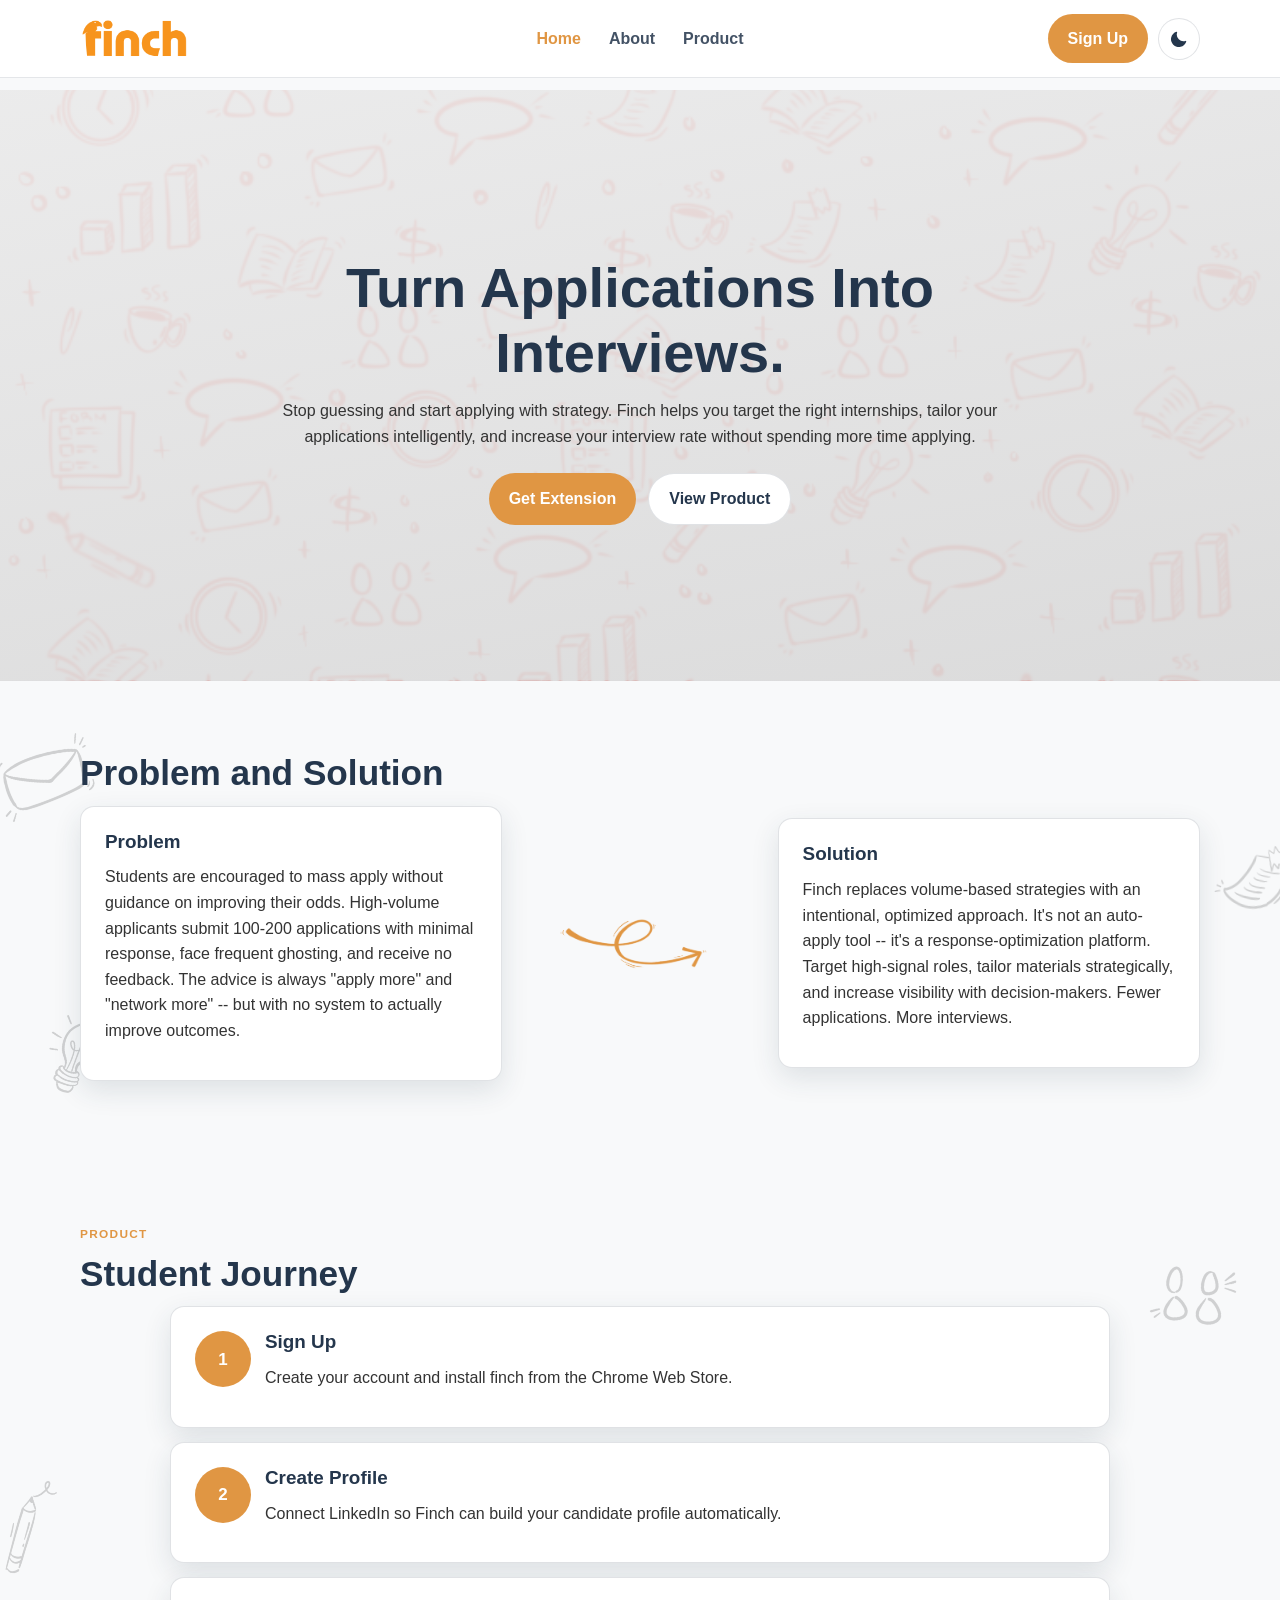
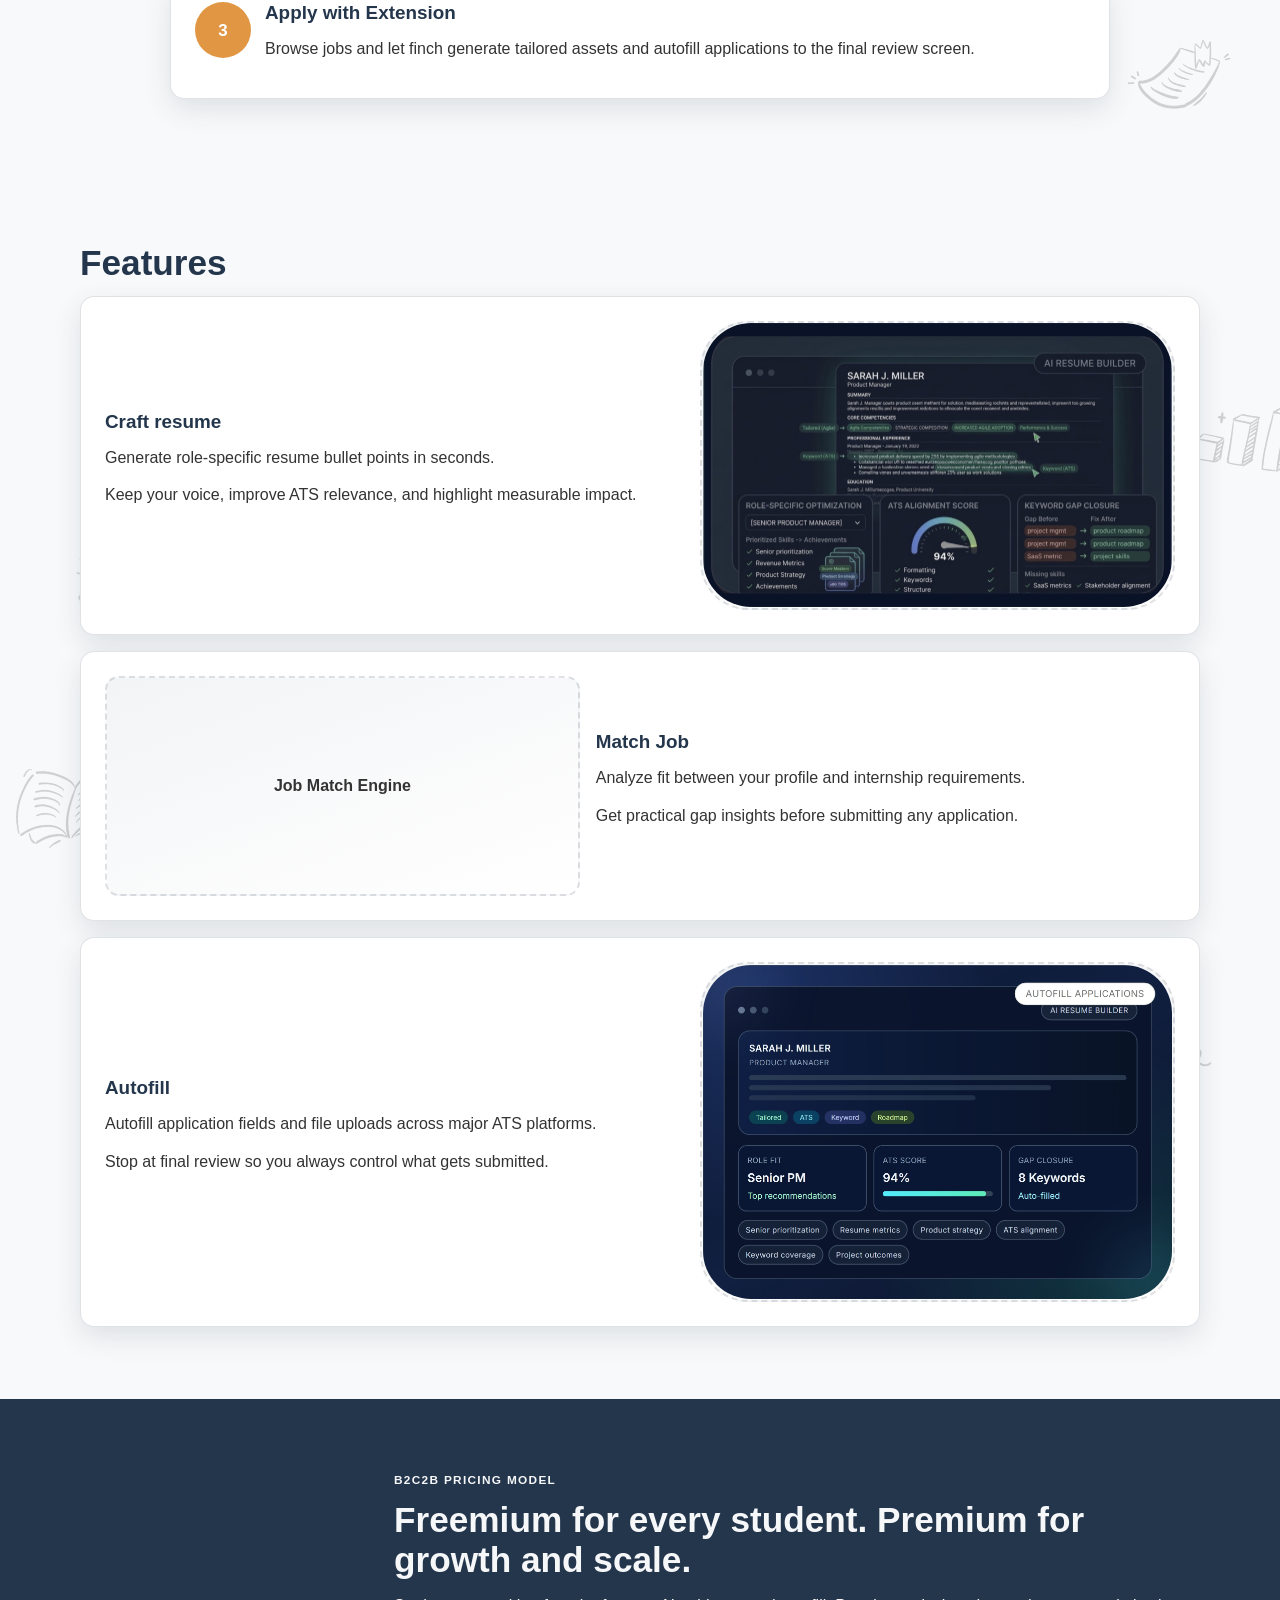
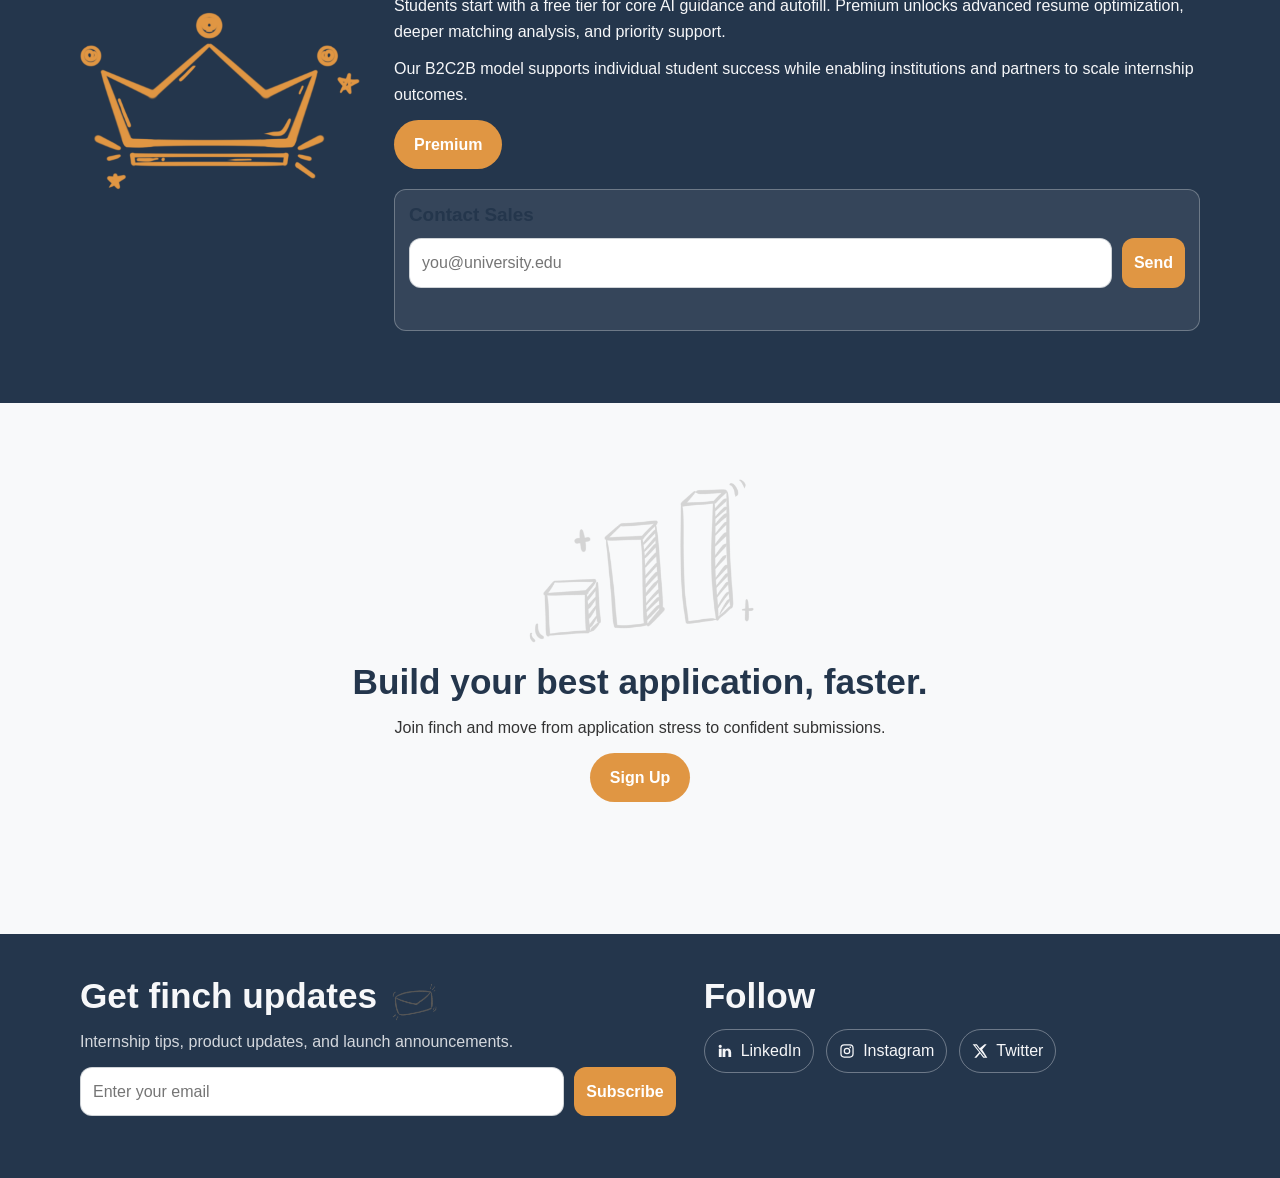
<file: index.html>
<!DOCTYPE html>
<html lang="en">
  <head>
    <meta charset="UTF-8" />
    <meta name="viewport" content="width=device-width, initial-scale=1.0" />
    <title>finch | AI-Powered Internship Application Assistant</title>
    <meta
      name="description"
      content="finch is an AI-powered Chrome extension for students that tailors resumes, generates cover letters, and autofills internship applications across Greenhouse, Lever, and Workday."
    />
    <meta name="theme-color" content="#24364C" />
    <meta property="og:title" content="finch | AI Internship Application Assistant" />
    <meta
      property="og:description"
      content="Apply faster with AI-powered resume tailoring and form autofill built for students."
    />
    <meta property="og:type" content="website" />
    <meta property="og:url" content="index.html" />
    <script>
      (function () {
        try {
          var savedTheme = localStorage.getItem("finch_theme");
          var prefersDark = window.matchMedia && window.matchMedia("(prefers-color-scheme: dark)").matches;
          if ((savedTheme || (prefersDark ? "dark" : "light")) === "dark") {
            document.documentElement.setAttribute("data-theme", "dark");
          }
        } catch (error) {
          // Ignore storage access issues and keep default light theme.
        }
      })();
    </script>
    <link rel="stylesheet" href="styles.css" />
  </head>
  <body>
    <a class="skip-link" href="#main-content">Skip to main content</a>

    <!-- Global fixed header shared across pages -->
    <header class="site-header">
      <div class="header-inner">
        <a class="brand" href="index.html" aria-label="finch home">
          <img class="brand-mark" src="Logo/2 Orange Logo.png" alt="" aria-hidden="true" />
        </a>

        <button class="nav-toggle" data-nav-toggle aria-expanded="false" aria-controls="main-nav">
          Menu
        </button>

        <nav class="site-nav" data-nav id="main-nav" aria-label="Primary">
          <ul>
            <li><a href="index.html" aria-current="page">Home</a></li>
            <li><a href="about.html">About</a></li>
            <li><a href="product.html">Product</a></li>
          </ul>
        </nav>

        <div class="header-cta">
          <a class="btn btn-primary" href="https://chromewebstore.google.com" target="_blank" rel="noopener noreferrer"
            >Sign Up</a
          >
          <button class="theme-toggle" data-theme-toggle type="button" aria-label="Switch to dark mode" title="Toggle theme">
            <span class="theme-toggle-icon" data-theme-icon aria-hidden="true"></span>
          </button>
        </div>
      </div>
    </header>

    <main id="main-content" class="page-main">
      <!-- Hero section based on sketch centerline layout -->
      <section class="hero section">
        <div class="container hero-content">
          <h1>Turn Applications Into Interviews.</h1>
          <p>
            Stop guessing and start applying with strategy. Finch helps you target the right
            internships, tailor your applications intelligently, and increase your interview rate
            without spending more time applying.
          </p>
          <div class="hero-actions">
            <a class="btn btn-primary" href="https://chromewebstore.google.com" target="_blank" rel="noopener noreferrer"
              >Get Extension</a
            >
            <a class="btn btn-secondary" href="product.html">View Product</a>
          </div>
        </div>
      </section>

      <section class="section section-doodles" aria-labelledby="problem-solution-heading">
        <img class="doodle doodle-mail-1" src="doodle/mail.png" alt="" aria-hidden="true" />
        <img class="doodle doodle-note-1" src="doodle/note.png" alt="" aria-hidden="true" />
        <img class="doodle doodle-bulb-1" src="doodle/bulb.png" alt="" aria-hidden="true" />
        <div class="container">
          <h2 id="problem-solution-heading">Problem and Solution</h2>
          <div class="interlock-grid">
            <article class="panel">
              <h3>Problem</h3>
              <p>
                Students are encouraged to mass apply without guidance on improving their odds.
                High-volume applicants submit 100-200 applications with minimal response, face
                frequent ghosting, and receive no feedback. The advice is always "apply more" and
                "network more" -- but with no system to actually improve outcomes.
              </p>
            </article>

            <img class="interlock-arrow" src="doodle/arrow.png" alt="Arrow showing movement from problem to solution" />

            <article class="panel">
              <h3>Solution</h3>
              <p>
                Finch replaces volume-based strategies with an intentional, optimized approach.
                It's not an auto-apply tool -- it's a response-optimization platform. Target
                high-signal roles, tailor materials strategically, and increase visibility with
                decision-makers. Fewer applications. More interviews.
              </p>
            </article>
          </div>
        </div>
      </section>

      <section class="section section-steps-with-tea section-doodles" aria-labelledby="product-steps-heading">
        <img class="doodle doodle-people-1" src="doodle/people.png" alt="" aria-hidden="true" />
        <img class="doodle doodle-pencil-1" src="doodle/pencil.png" alt="" aria-hidden="true" />
        <img class="doodle doodle-note-2" src="doodle/note.png" alt="" aria-hidden="true" />
        <div class="container">
          <p class="eyebrow">Product</p>
          <h2 id="product-steps-heading">Student Journey</h2>
          <div class="steps" role="list">
            <article class="panel step-item" role="listitem">
              <div class="step-number" aria-hidden="true">1</div>
              <div>
                <h3>Sign Up</h3>
                <p>Create your account and install finch from the Chrome Web Store.</p>
              </div>
            </article>

            <article class="panel step-item" role="listitem">
              <div class="step-number" aria-hidden="true">2</div>
              <div>
                <h3>Create Profile</h3>
                <p>Connect LinkedIn so Finch can build your candidate profile automatically.</p>
              </div>
            </article>

            <article class="panel step-item" role="listitem">
              <div class="step-number" aria-hidden="true">3</div>
              <div>
                <h3>Apply with Extension</h3>
                <p>
                  Browse jobs and let finch generate tailored assets and autofill applications to
                  the final review screen.
                </p>
              </div>
            </article>
          </div>
        </div>
      </section>

      <section class="section section-features-doodle section-doodles" aria-labelledby="feature-heading">
        <img class="doodle doodle-chart-1" src="doodle/chart.png" alt="" aria-hidden="true" />
        <img class="doodle doodle-book-1" src="doodle/book.png" alt="" aria-hidden="true" />
        <img class="doodle doodle-pencil-2" src="doodle/pencil.png" alt="" aria-hidden="true" />
        <img class="doodle doodle-bulb-2" src="doodle/bulb.png" alt="" aria-hidden="true" />
        <div class="container">
          <h2 id="feature-heading">Features</h2>
          <div class="feature-stack">
            <article class="panel feature-block">
              <div class="feature-copy">
                <h3>Craft resume</h3>
                <p>Generate role-specific resume bullet points in seconds.</p>
                <p>Keep your voice, improve ATS relevance, and highlight measurable impact.</p>
              </div>
              <div class="feature-visual feature-visual-image">
                <img src="Feature/ResumeBuilder.jpeg" alt="Resume builder preview" />
              </div>
            </article>

            <article class="panel feature-block">
              <div class="feature-copy">
                <h3>Match Job</h3>
                <p>Analyze fit between your profile and internship requirements.</p>
                <p>Get practical gap insights before submitting any application.</p>
              </div>
              <div class="feature-visual" role="img" aria-label="Job matching visualization placeholder">
                Job Match Engine
              </div>
            </article>

            <article class="panel feature-block">
              <div class="feature-copy">
                <h3>Autofill</h3>
                <p>Autofill application fields and file uploads across major ATS platforms.</p>
                <p>Stop at final review so you always control what gets submitted.</p>
              </div>
              <div class="feature-visual feature-visual-image feature-visual-autofill">
                <img src="Feature/autofill.jpeg" alt="Autofill feature preview" />
              </div>
            </article>
          </div>
        </div>
      </section>

      <section class="section premium" aria-labelledby="pricing-heading">
        <div class="container premium-grid">
          <img class="premium-orb" src="doodle/premium_crown.png" alt="Premium crown illustration" />

          <div>
            <p class="eyebrow premium-label">B2C2B Pricing Model</p>
            <h2 id="pricing-heading">Freemium for every student. Premium for growth and scale.</h2>
            <p>
              Students start with a free tier for core AI guidance and autofill. Premium unlocks
              advanced resume optimization, deeper matching analysis, and priority support.
            </p>
            <p>
              Our B2C2B model supports individual student success while enabling institutions and
              partners to scale internship outcomes.
            </p>
            <a class="btn btn-primary" href="https://chromewebstore.google.com" target="_blank" rel="noopener noreferrer"
              >Premium</a
            >

            <!-- Contact sales form simulated via localStorage -->
            <div class="form-card" aria-label="Contact sales">
              <h3>Contact Sales</h3>
              <form class="inline-form" data-storage-form="contact-sales" novalidate>
                <label class="visually-hidden" for="sales-email">Email address</label>
                <input
                  id="sales-email"
                  name="email"
                  type="email"
                  required
                  placeholder="you@university.edu"
                  aria-label="Email address"
                />
                <button type="submit">Send</button>
              </form>
              <div class="status-message" data-form-status aria-live="polite"></div>
            </div>
          </div>
        </div>
      </section>

      <section class="section final-cta" aria-labelledby="final-cta-heading">
        <div class="container">
          <img class="cta-orb" src="doodle/chart.png" alt="" aria-hidden="true" />
          <h2 id="final-cta-heading">Build your best application, faster.</h2>
          <p>Join finch and move from application stress to confident submissions.</p>
          <a class="btn btn-primary" href="https://chromewebstore.google.com" target="_blank" rel="noopener noreferrer"
            >Sign Up</a
          >
        </div>
      </section>
    </main>

    <!-- Global footer with newsletter form + social links -->
    <footer class="site-footer">
      <div class="footer-grid">
        <section>
          <div class="footer-heading-with-doodle">
            <h2>Get finch updates</h2>
            <img class="footer-mail-doodle" src="doodle/mail.png" alt="" aria-hidden="true" />
          </div>
          <p class="muted">Internship tips, product updates, and launch announcements.</p>
          <form class="newsletter-form" data-storage-form="newsletter" novalidate>
            <label class="visually-hidden" for="newsletter-email-home">Email address</label>
            <input
              id="newsletter-email-home"
              name="email"
              type="email"
              required
              placeholder="Enter your email"
              aria-label="Email address"
            />
            <button type="submit">Subscribe</button>
          </form>
          <div class="footer-status" data-form-status aria-live="polite"></div>
        </section>

        <section>
          <h2>Follow</h2>
          <div class="social-links" aria-label="Social media links">
            <a href="#" aria-label="LinkedIn">
              <svg viewBox="0 0 24 24" aria-hidden="true">
                <path
                  fill="currentColor"
                  d="M6.94 8.5V21H2.76V8.5h4.18zM4.84 2.5A2.42 2.42 0 1 1 4.8 7.35 2.42 2.42 0 0 1 4.84 2.5zm16.4 10.57V21h-4.17v-6.86c0-1.72-.62-2.9-2.16-2.9-1.17 0-1.87.79-2.18 1.55-.11.27-.14.65-.14 1.02V21H8.42s.06-11.3 0-12.5h4.17v1.77c.55-.85 1.53-2.06 3.73-2.06 2.72 0 4.76 1.78 4.76 5.6z"
                />
              </svg>
              LinkedIn
            </a>
            <a href="#" aria-label="Instagram">
              <svg viewBox="0 0 24 24" aria-hidden="true">
                <path
                  fill="currentColor"
                  d="M7.75 2h8.5A5.75 5.75 0 0 1 22 7.75v8.5A5.75 5.75 0 0 1 16.25 22h-8.5A5.75 5.75 0 0 1 2 16.25v-8.5A5.75 5.75 0 0 1 7.75 2zm0 1.9A3.86 3.86 0 0 0 3.9 7.75v8.5a3.86 3.86 0 0 0 3.85 3.85h8.5a3.86 3.86 0 0 0 3.85-3.85v-8.5a3.86 3.86 0 0 0-3.85-3.85h-8.5zm9.1 1.45a1.2 1.2 0 1 1 0 2.4 1.2 1.2 0 0 1 0-2.4zM12 7a5 5 0 1 1 0 10 5 5 0 0 1 0-10zm0 1.9A3.1 3.1 0 1 0 12 15.1 3.1 3.1 0 0 0 12 8.9z"
                />
              </svg>
              Instagram
            </a>
            <a href="#" aria-label="Twitter">
              <svg viewBox="0 0 24 24" aria-hidden="true">
                <path
                  fill="currentColor"
                  d="M18.9 2H22l-6.77 7.74L23 22h-6.1l-4.78-6.25L6.65 22H3.5l7.23-8.26L1 2h6.26l4.33 5.72L18.9 2zm-1.07 18.15h1.69L6.35 3.76H4.55L17.83 20.15z"
                />
              </svg>
              Twitter
            </a>
          </div>
        </section>
      </div>
    </footer>

    <script src="script.js" defer></script>
  </body>
</html>
</file>
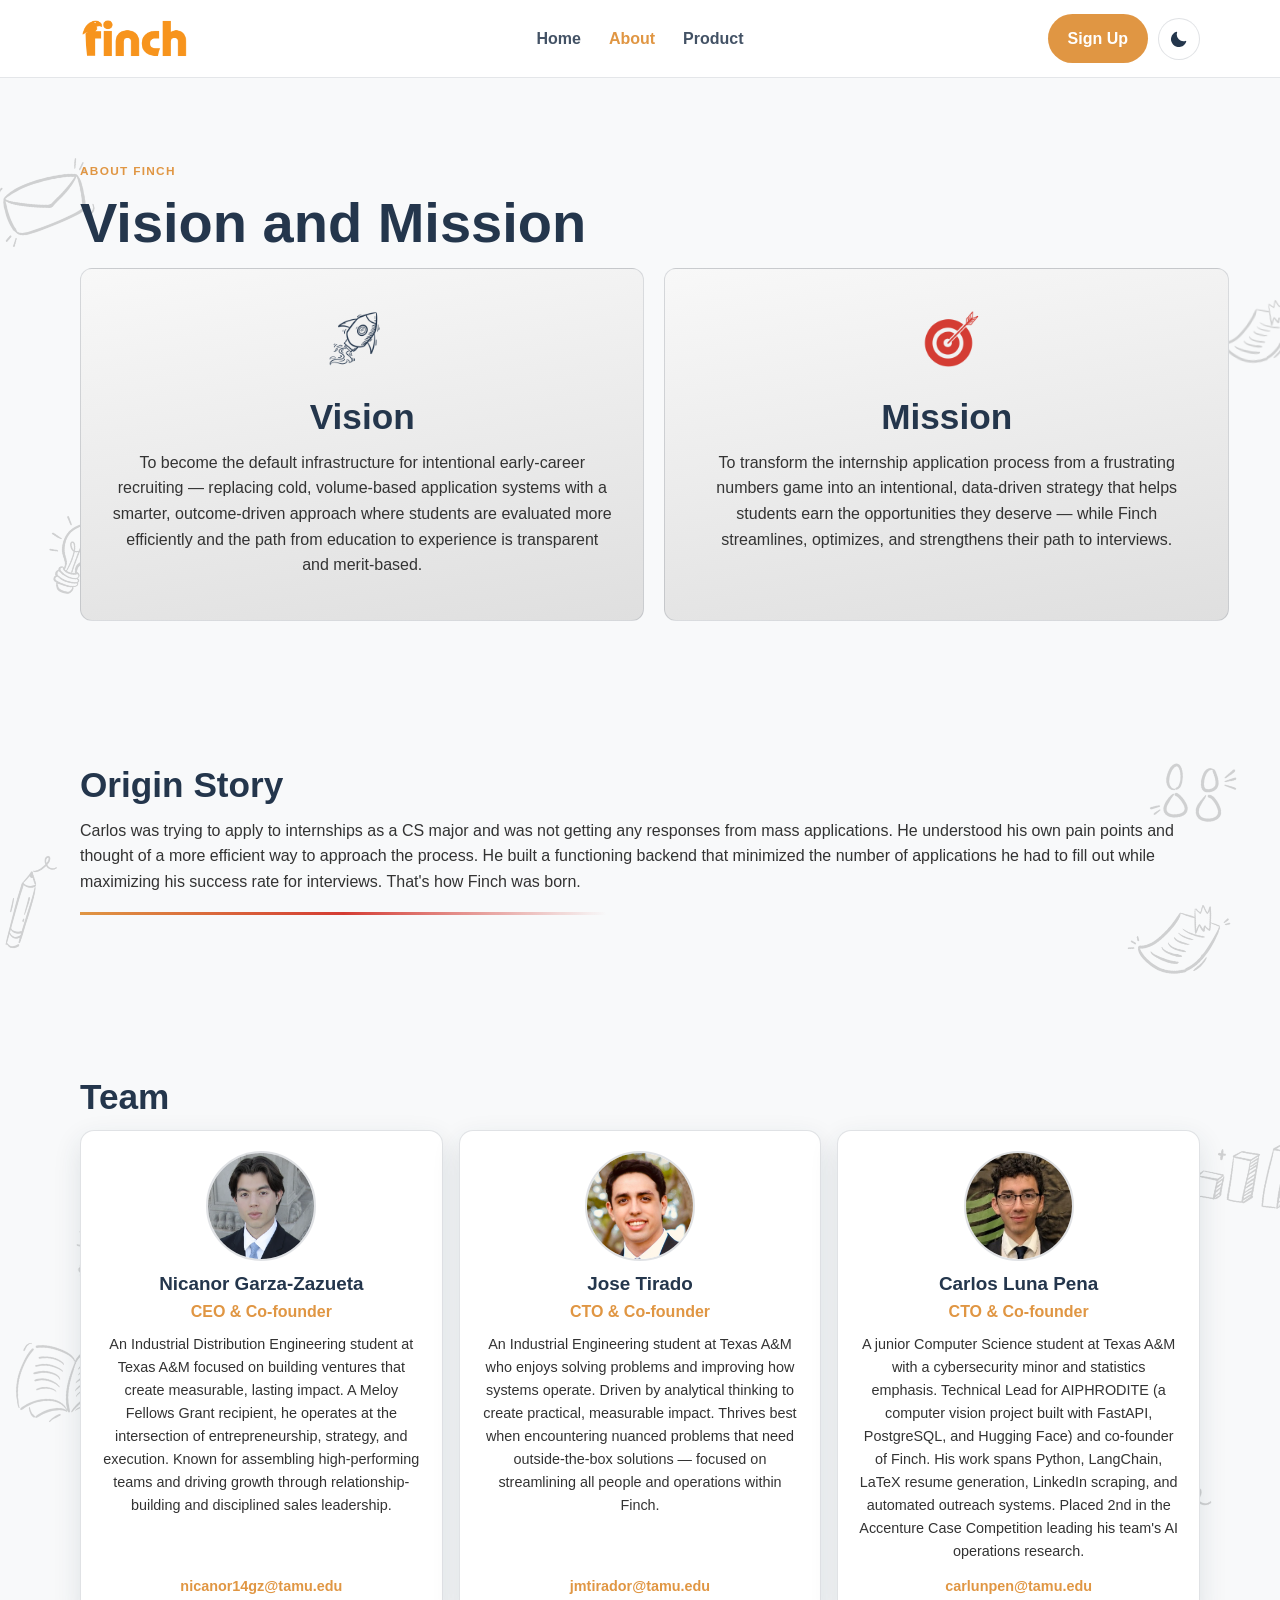
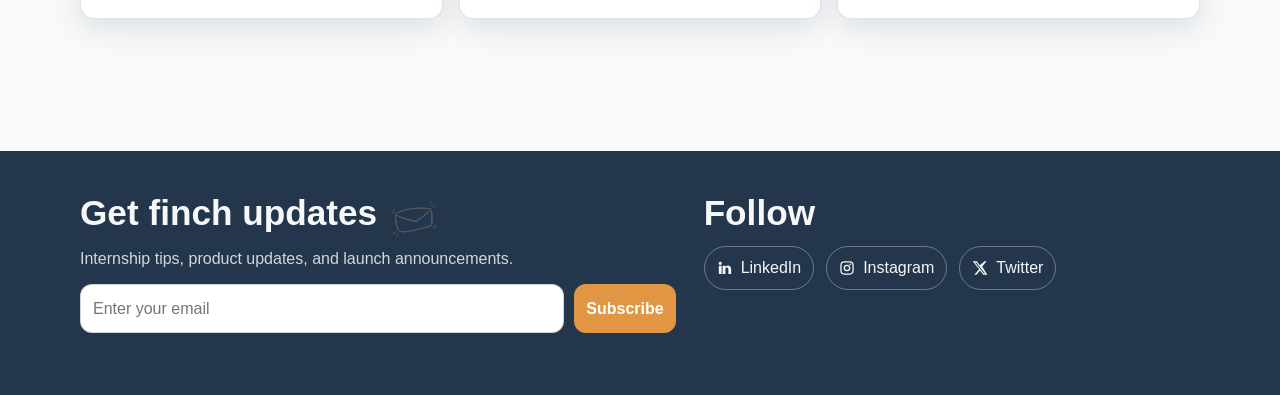
<file: about.html>
<!DOCTYPE html>
<html lang="en">
  <head>
    <meta charset="UTF-8" />
    <meta name="viewport" content="width=device-width, initial-scale=1.0" />
    <title>About | finch</title>
    <meta
      name="description"
      content="Learn the mission, vision, and team behind finch, the AI-powered Chrome extension helping students streamline internship applications."
    />
    <meta name="theme-color" content="#24364C" />
    <meta property="og:title" content="About | finch" />
    <meta
      property="og:description"
      content="Meet the team and mission behind Finch's student-focused B2C2B internship technology."
    />
    <meta property="og:type" content="website" />
    <meta property="og:url" content="about.html" />
    <script>
      (function () {
        try {
          var savedTheme = localStorage.getItem("finch_theme");
          var prefersDark = window.matchMedia && window.matchMedia("(prefers-color-scheme: dark)").matches;
          if ((savedTheme || (prefersDark ? "dark" : "light")) === "dark") {
            document.documentElement.setAttribute("data-theme", "dark");
          }
        } catch (error) {
          // Ignore storage access issues and keep default light theme.
        }
      })();
    </script>
    <link rel="stylesheet" href="styles.css" />
  </head>
  <body>
    <a class="skip-link" href="#main-content">Skip to main content</a>

    <!-- Global fixed header -->
    <header class="site-header">
      <div class="header-inner">
        <a class="brand" href="index.html" aria-label="finch home">
          <img class="brand-mark" src="Logo/2 Orange Logo.png" alt="" aria-hidden="true" />
        </a>

        <button class="nav-toggle" data-nav-toggle aria-expanded="false" aria-controls="main-nav">
          Menu
        </button>

        <nav class="site-nav" data-nav id="main-nav" aria-label="Primary">
          <ul>
            <li><a href="index.html">Home</a></li>
            <li><a href="about.html" aria-current="page">About</a></li>
            <li><a href="product.html">Product</a></li>
          </ul>
        </nav>

        <div class="header-cta">
          <a class="btn btn-primary" href="https://chromewebstore.google.com" target="_blank" rel="noopener noreferrer"
            >Sign Up</a
          >
          <button class="theme-toggle" data-theme-toggle type="button" aria-label="Switch to dark mode" title="Toggle theme">
            <span class="theme-toggle-icon" data-theme-icon aria-hidden="true"></span>
          </button>
        </div>
      </div>
    </header>

    <main id="main-content" class="page-main">
      <section class="section section-doodles" aria-labelledby="mission-vision-heading">
        <img class="doodle doodle-mail-1" src="doodle/mail.png" alt="" aria-hidden="true" />
        <img class="doodle doodle-note-1" src="doodle/note.png" alt="" aria-hidden="true" />
        <img class="doodle doodle-bulb-1" src="doodle/bulb.png" alt="" aria-hidden="true" />
        <div class="container">
          <p class="eyebrow">About finch</p>
          <h1 id="mission-vision-heading">Vision and Mission</h1>

          <!-- Vision and Mission square cards with icon placeholders -->
          <div class="dual-circles">
            <article class="value-circle" aria-labelledby="vision-title">
              <img src="doodle/Vision_lightheme.png" alt="" aria-hidden="true" />
              <div>
                <h2 id="vision-title">Vision</h2>
                <p>
                  To become the default infrastructure for intentional early-career recruiting — replacing cold, volume-based application systems with a smarter, outcome-driven approach where students are evaluated more efficiently and the path from education to experience is transparent and merit-based.
                </p>
              </div>
            </article>

            <article class="value-circle" aria-labelledby="mission-title">
              <img src="doodle/Mission.png" alt="" aria-hidden="true" />
              <div>
                <h2 id="mission-title">Mission</h2>
                <p>
                  To transform the internship application process from a frustrating numbers game into an intentional, data-driven strategy that helps students earn the opportunities they deserve — while Finch streamlines, optimizes, and strengthens their path to interviews.
                </p>
              </div>
            </article>
          </div>
        </div>
      </section>

      <section class="section section-doodles" aria-labelledby="story-heading">
        <img class="doodle doodle-people-1" src="doodle/people.png" alt="" aria-hidden="true" />
        <img class="doodle doodle-pencil-1" src="doodle/pencil.png" alt="" aria-hidden="true" />
        <img class="doodle doodle-note-2" src="doodle/note.png" alt="" aria-hidden="true" />
        <div class="container">
          <h2 id="story-heading">Origin Story</h2>
          <p>
            Carlos was trying to apply to internships as a CS major and was not getting any
            responses from mass applications. He understood his own pain points and thought of a
            more efficient way to approach the process. He built a functioning backend that
            minimized the number of applications he had to fill out while maximizing his success
            rate for interviews. That's how Finch was born.
          </p>
          <hr class="story-line" />
        </div>
      </section>

      <section class="section section-doodles" aria-labelledby="team-heading">
        <img class="doodle doodle-chart-1" src="doodle/chart.png" alt="" aria-hidden="true" />
        <img class="doodle doodle-book-1" src="doodle/book.png" alt="" aria-hidden="true" />
        <img class="doodle doodle-pencil-2" src="doodle/pencil.png" alt="" aria-hidden="true" />
        <img class="doodle doodle-bulb-2" src="doodle/bulb.png" alt="" aria-hidden="true" />
        <div class="container">
          <h2 id="team-heading">Team</h2>
          <div class="team-grid">
            <article class="team-card">
              <img class="avatar" src="Founder/Nicanor-Garza-Zazueta-headshot.png" alt="Nicanor Garza-Zazueta" />
              <h3>Nicanor Garza-Zazueta</h3>
              <p class="team-title">CEO & Co-founder</p>
              <p class="team-bio">
                An Industrial Distribution Engineering student at Texas A&M focused on building ventures that create measurable, lasting impact. A Meloy Fellows Grant recipient, he operates at the intersection of entrepreneurship, strategy, and execution. Known for assembling high-performing teams and driving growth through relationship-building and disciplined sales leadership.
              </p>
              <a href="mailto:nicanor14gz@tamu.edu" class="team-email">nicanor14gz@tamu.edu</a>
            </article>

            <article class="team-card">
              <img class="avatar" src="Founder/Jose-Tirado-Headshot.jpeg" alt="Jose Tirado" />
              <h3>Jose Tirado</h3>
              <p class="team-title">CTO & Co-founder</p>
              <p class="team-bio">
                An Industrial Engineering student at Texas A&M who enjoys solving problems and improving how systems operate. Driven by analytical thinking to create practical, measurable impact. Thrives best when encountering nuanced problems that need outside-the-box solutions — focused on streamlining all people and operations within Finch.
              </p>
              <a href="mailto:jmtirador@tamu.edu" class="team-email">jmtirador@tamu.edu</a>
            </article>

            <article class="team-card">
              <img class="avatar" src="Founder/Carlos-Luna-Headshot.jpeg" alt="Carlos Luna Pena" />
              <h3>Carlos Luna Pena</h3>
              <p class="team-title">CTO & Co-founder</p>
              <p class="team-bio">
                A junior Computer Science student at Texas A&M with a cybersecurity minor and statistics emphasis. Technical Lead for AIPHRODITE (a computer vision project built with FastAPI, PostgreSQL, and Hugging Face) and co-founder of Finch. His work spans Python, LangChain, LaTeX resume generation, LinkedIn scraping, and automated outreach systems. Placed 2nd in the Accenture Case Competition leading his team's AI operations research.
              </p>
              <a href="mailto:carlunpen@tamu.edu" class="team-email">carlunpen@tamu.edu</a>
            </article>
          </div>
        </div>
      </section>
    </main>

    <!-- Global footer with newsletter capture -->
    <footer class="site-footer">
      <div class="footer-grid">
        <section>
          <div class="footer-heading-with-doodle">
            <h2>Get finch updates</h2>
            <img class="footer-mail-doodle" src="doodle/mail.png" alt="" aria-hidden="true" />
          </div>
          <p class="muted">Internship tips, product updates, and launch announcements.</p>
          <form class="newsletter-form" data-storage-form="newsletter" novalidate>
            <label class="visually-hidden" for="newsletter-email-about">Email address</label>
            <input
              id="newsletter-email-about"
              name="email"
              type="email"
              required
              placeholder="Enter your email"
              aria-label="Email address"
            />
            <button type="submit">Subscribe</button>
          </form>
          <div class="footer-status" data-form-status aria-live="polite"></div>
        </section>

        <section>
          <h2>Follow</h2>
          <div class="social-links" aria-label="Social media links">
            <a href="#" aria-label="LinkedIn">
              <svg viewBox="0 0 24 24" aria-hidden="true">
                <path
                  fill="currentColor"
                  d="M6.94 8.5V21H2.76V8.5h4.18zM4.84 2.5A2.42 2.42 0 1 1 4.8 7.35 2.42 2.42 0 0 1 4.84 2.5zm16.4 10.57V21h-4.17v-6.86c0-1.72-.62-2.9-2.16-2.9-1.17 0-1.87.79-2.18 1.55-.11.27-.14.65-.14 1.02V21H8.42s.06-11.3 0-12.5h4.17v1.77c.55-.85 1.53-2.06 3.73-2.06 2.72 0 4.76 1.78 4.76 5.6z"
                />
              </svg>
              LinkedIn
            </a>
            <a href="#" aria-label="Instagram">
              <svg viewBox="0 0 24 24" aria-hidden="true">
                <path
                  fill="currentColor"
                  d="M7.75 2h8.5A5.75 5.75 0 0 1 22 7.75v8.5A5.75 5.75 0 0 1 16.25 22h-8.5A5.75 5.75 0 0 1 2 16.25v-8.5A5.75 5.75 0 0 1 7.75 2zm0 1.9A3.86 3.86 0 0 0 3.9 7.75v8.5a3.86 3.86 0 0 0 3.85 3.85h8.5a3.86 3.86 0 0 0 3.85-3.85v-8.5a3.86 3.86 0 0 0-3.85-3.85h-8.5zm9.1 1.45a1.2 1.2 0 1 1 0 2.4 1.2 1.2 0 0 1 0-2.4zM12 7a5 5 0 1 1 0 10 5 5 0 0 1 0-10zm0 1.9A3.1 3.1 0 1 0 12 15.1 3.1 3.1 0 0 0 12 8.9z"
                />
              </svg>
              Instagram
            </a>
            <a href="#" aria-label="Twitter">
              <svg viewBox="0 0 24 24" aria-hidden="true">
                <path
                  fill="currentColor"
                  d="M18.9 2H22l-6.77 7.74L23 22h-6.1l-4.78-6.25L6.65 22H3.5l7.23-8.26L1 2h6.26l4.33 5.72L18.9 2zm-1.07 18.15h1.69L6.35 3.76H4.55L17.83 20.15z"
                />
              </svg>
              Twitter
            </a>
          </div>
        </section>
      </div>
    </footer>

    <script src="script.js" defer></script>
  </body>
</html>
</file>
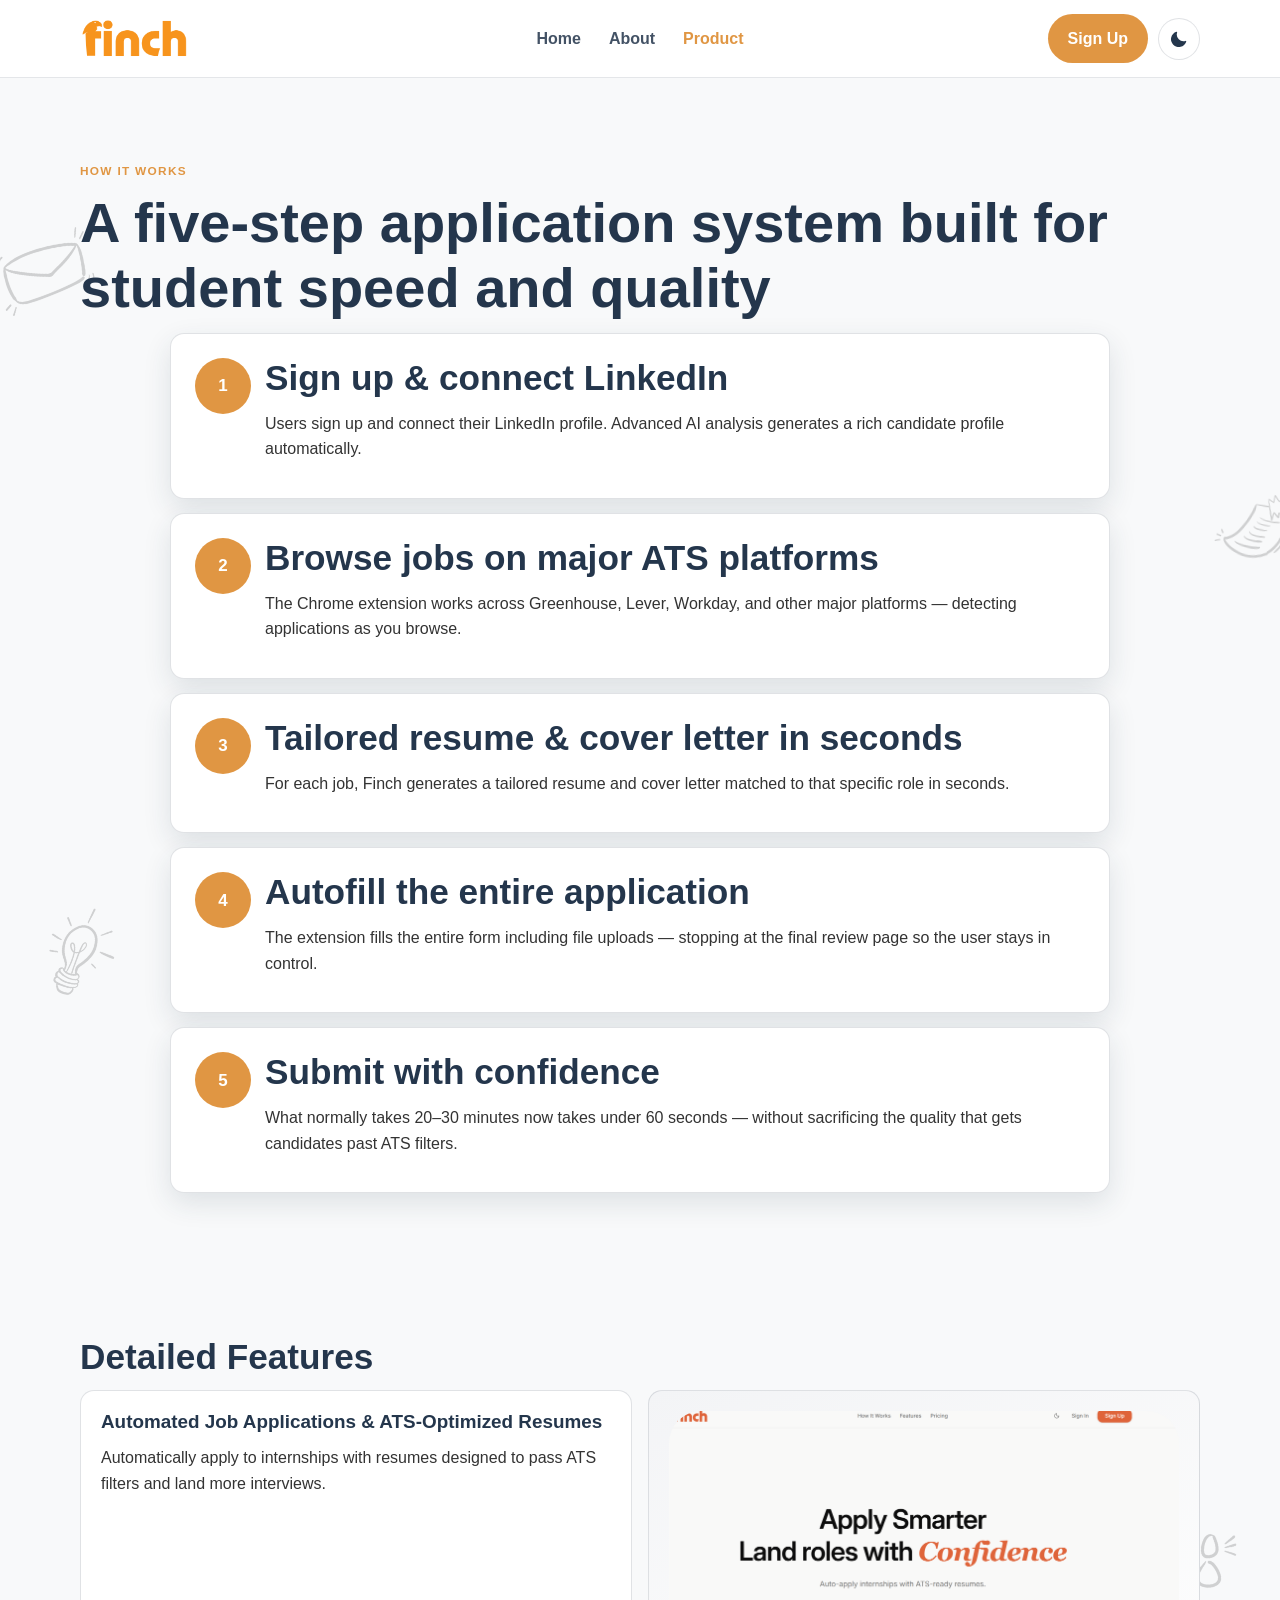
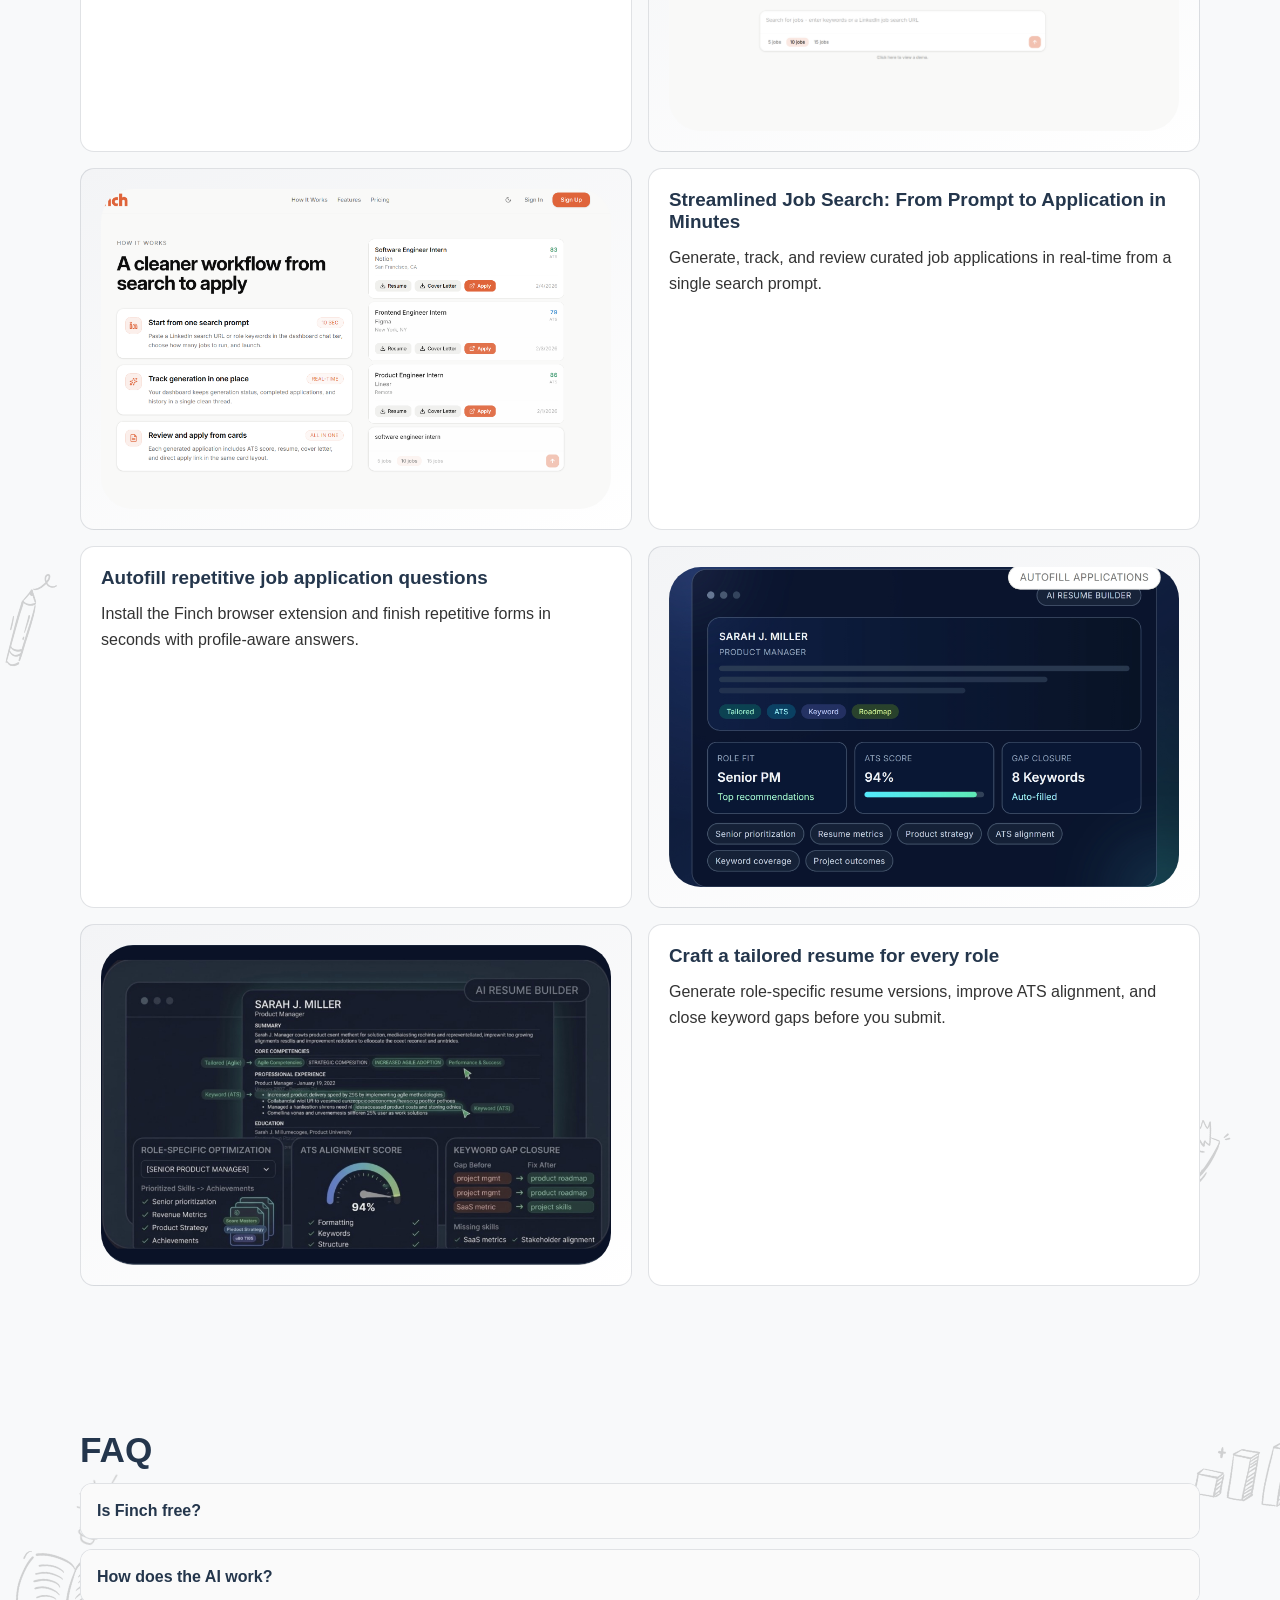
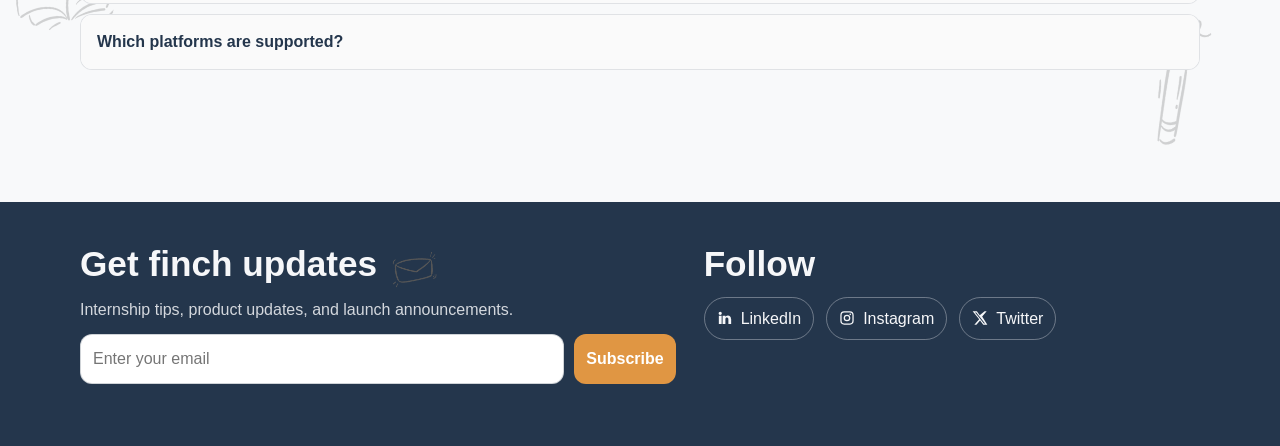
<file: product.html>
<!DOCTYPE html>
<html lang="en">
  <head>
    <meta charset="UTF-8" />
    <meta name="viewport" content="width=device-width, initial-scale=1.0" />
    <title>Product | finch</title>
    <meta
      name="description"
      content="Explore how finch helps students move from sign-up to submitted applications with AI profile analysis, tailored assets, and ATS autofill."
    />
    <meta name="theme-color" content="#24364C" />
    <meta property="og:title" content="Product | finch" />
    <meta
      property="og:description"
      content="Five-step workflow for AI-powered internship applications across major ATS platforms."
    />
    <meta property="og:type" content="website" />
    <meta property="og:url" content="product.html" />
    <script>
      (function () {
        try {
          var savedTheme = localStorage.getItem("finch_theme");
          var prefersDark = window.matchMedia && window.matchMedia("(prefers-color-scheme: dark)").matches;
          if ((savedTheme || (prefersDark ? "dark" : "light")) === "dark") {
            document.documentElement.setAttribute("data-theme", "dark");
          }
        } catch (error) {
          // Ignore storage access issues and keep default light theme.
        }
      })();
    </script>
    <link rel="stylesheet" href="styles.css" />
  </head>
  <body>
    <a class="skip-link" href="#main-content">Skip to main content</a>

    <!-- Global fixed header -->
    <header class="site-header">
      <div class="header-inner">
        <a class="brand" href="index.html" aria-label="finch home">
          <img class="brand-mark" src="Logo/2 Orange Logo.png" alt="" aria-hidden="true" />
        </a>

        <button class="nav-toggle" data-nav-toggle aria-expanded="false" aria-controls="main-nav">
          Menu
        </button>

        <nav class="site-nav" data-nav id="main-nav" aria-label="Primary">
          <ul>
            <li><a href="index.html">Home</a></li>
            <li><a href="about.html">About</a></li>
            <li><a href="product.html" aria-current="page">Product</a></li>
          </ul>
        </nav>

        <div class="header-cta">
          <a class="btn btn-primary" href="https://chromewebstore.google.com" target="_blank" rel="noopener noreferrer"
            >Sign Up</a
          >
          <button class="theme-toggle" data-theme-toggle type="button" aria-label="Switch to dark mode" title="Toggle theme">
            <span class="theme-toggle-icon" data-theme-icon aria-hidden="true"></span>
          </button>
        </div>
      </div>
    </header>

    <main id="main-content" class="page-main">
      <section class="section section-doodles" aria-labelledby="how-heading">
        <img class="doodle doodle-mail-1" src="doodle/mail.png" alt="" aria-hidden="true" />
        <img class="doodle doodle-note-1" src="doodle/note.png" alt="" aria-hidden="true" />
        <img class="doodle doodle-bulb-1" src="doodle/bulb.png" alt="" aria-hidden="true" />
        <div class="container">
          <p class="eyebrow">How It Works</p>
          <h1 id="how-heading">A five-step application system built for student speed and quality</h1>
          <div class="steps">
            <article class="panel step-item">
              <div class="step-number" aria-hidden="true">1</div>
              <div>
                <h2>Sign up &amp; connect LinkedIn</h2>
                <p>
                  Users sign up and connect their LinkedIn profile. Advanced AI analysis generates a
                  rich candidate profile automatically.
                </p>
              </div>
            </article>

            <article class="panel step-item">
              <div class="step-number" aria-hidden="true">2</div>
              <div>
                <h2>Browse jobs on major ATS platforms</h2>
                <p>
                  The Chrome extension works across Greenhouse, Lever, Workday, and other major
                  platforms — detecting applications as you browse.
                </p>
              </div>
            </article>

            <article class="panel step-item">
              <div class="step-number" aria-hidden="true">3</div>
              <div>
                <h2>Tailored resume &amp; cover letter in seconds</h2>
                <p>
                  For each job, Finch generates a tailored resume and cover letter matched to that
                  specific role in seconds.
                </p>
              </div>
            </article>

            <article class="panel step-item">
              <div class="step-number" aria-hidden="true">4</div>
              <div>
                <h2>Autofill the entire application</h2>
                <p>
                  The extension fills the entire form including file uploads — stopping at the final
                  review page so the user stays in control.
                </p>
              </div>
            </article>

            <article class="panel step-item">
              <div class="step-number" aria-hidden="true">5</div>
              <div>
                <h2>Submit with confidence</h2>
                <p>
                  What normally takes 20–30 minutes now takes under 60 seconds — without
                  sacrificing the quality that gets candidates past ATS filters.
                </p>
              </div>
            </article>
          </div>
        </div>
      </section>

      <section class="section section-doodles" aria-labelledby="detail-features-heading">
        <img class="doodle doodle-people-1" src="doodle/people.png" alt="" aria-hidden="true" />
        <img class="doodle doodle-pencil-1" src="doodle/pencil.png" alt="" aria-hidden="true" />
        <img class="doodle doodle-note-2" src="doodle/note.png" alt="" aria-hidden="true" />
        <div class="container">
          <h2 id="detail-features-heading">Detailed Features</h2>
          <div class="feature-grid">
            <article class="feature-card">
              <h3>Automated Job Applications & ATS-Optimized Resumes</h3>
              <p>
                Automatically apply to internships with resumes designed to pass ATS filters and
                land more interviews.
              </p>
            </article>
            <div class="feature-illustration">
              <img src="Product/Product-Image-1.png" alt="Product feature screenshot 1" />
            </div>

            <div class="feature-illustration">
              <img src="Product/Product-Image-2.png" alt="Product feature screenshot 2" />
            </div>
            <article class="feature-card">
              <h3>Streamlined Job Search: From Prompt to Application in Minutes</h3>
              <p>
                Generate, track, and review curated job applications in real-time from a single
                search prompt.
              </p>
            </article>

            <article class="feature-card">
              <h3>Autofill repetitive job application questions</h3>
              <p>
                Install the Finch browser extension and finish repetitive forms in seconds with
                profile-aware answers.
              </p>
            </article>
            <div class="feature-illustration">
              <img src="Product/Product_Image_3(1).jpeg" alt="Product feature screenshot 3" />
            </div>

            <div class="feature-illustration">
              <img src="Product/Product_Image-4.jpeg" alt="Product feature screenshot 4" />
            </div>
            <article class="feature-card">
              <h3>Craft a tailored resume for every role</h3>
              <p>
                Generate role-specific resume versions, improve ATS alignment, and close keyword
                gaps before you submit.
              </p>
            </article>
          </div>
        </div>
      </section>

      <section class="section section-doodles" aria-labelledby="faq-heading">
        <img class="doodle doodle-chart-1" src="doodle/chart.png" alt="" aria-hidden="true" />
        <img class="doodle doodle-book-1" src="doodle/book.png" alt="" aria-hidden="true" />
        <img class="doodle doodle-pencil-2" src="doodle/pencil.png" alt="" aria-hidden="true" />
        <img class="doodle doodle-bulb-2" src="doodle/bulb.png" alt="" aria-hidden="true" />
        <div class="container">
          <h2 id="faq-heading">FAQ</h2>
          <!-- Accessible accordion managed by script.js -->
          <div class="faq-list">
            <div class="faq-item">
              <button class="faq-question" aria-expanded="false" aria-controls="faq-panel-1" id="faq-button-1">
                Is Finch free?
              </button>
              <div class="faq-answer" id="faq-panel-1" role="region" aria-labelledby="faq-button-1" hidden>
                Yes. Finch includes a student freemium tier with core functionality. Premium plans
                add advanced AI customization, deeper insights, and priority support.
              </div>
            </div>

            <div class="faq-item">
              <button class="faq-question" aria-expanded="false" aria-controls="faq-panel-2" id="faq-button-2">
                How does the AI work?
              </button>
              <div class="faq-answer" id="faq-panel-2" role="region" aria-labelledby="faq-button-2" hidden>
                Finch analyzes your profile and each job description to generate tailored resumes,
                cover letters, and field-level recommendations specific to each role.
              </div>
            </div>

            <div class="faq-item">
              <button class="faq-question" aria-expanded="false" aria-controls="faq-panel-3" id="faq-button-3">
                Which platforms are supported?
              </button>
              <div class="faq-answer" id="faq-panel-3" role="region" aria-labelledby="faq-button-3" hidden>
                Finch supports Greenhouse, Lever, Workday, and other major ATS platforms used by
                internship recruiters.
              </div>
            </div>
          </div>
        </div>
      </section>
    </main>

    <!-- Global footer with newsletter capture -->
    <footer class="site-footer">
      <div class="footer-grid">
        <section>
          <div class="footer-heading-with-doodle">
            <h2>Get finch updates</h2>
            <img class="footer-mail-doodle" src="doodle/mail.png" alt="" aria-hidden="true" />
          </div>
          <p class="muted">Internship tips, product updates, and launch announcements.</p>
          <form class="newsletter-form" data-storage-form="newsletter" novalidate>
            <label class="visually-hidden" for="newsletter-email-product">Email address</label>
            <input
              id="newsletter-email-product"
              name="email"
              type="email"
              required
              placeholder="Enter your email"
              aria-label="Email address"
            />
            <button type="submit">Subscribe</button>
          </form>
          <div class="footer-status" data-form-status aria-live="polite"></div>
        </section>

        <section>
          <h2>Follow</h2>
          <div class="social-links" aria-label="Social media links">
            <a href="#" aria-label="LinkedIn">
              <svg viewBox="0 0 24 24" aria-hidden="true">
                <path
                  fill="currentColor"
                  d="M6.94 8.5V21H2.76V8.5h4.18zM4.84 2.5A2.42 2.42 0 1 1 4.8 7.35 2.42 2.42 0 0 1 4.84 2.5zm16.4 10.57V21h-4.17v-6.86c0-1.72-.62-2.9-2.16-2.9-1.17 0-1.87.79-2.18 1.55-.11.27-.14.65-.14 1.02V21H8.42s.06-11.3 0-12.5h4.17v1.77c.55-.85 1.53-2.06 3.73-2.06 2.72 0 4.76 1.78 4.76 5.6z"
                />
              </svg>
              LinkedIn
            </a>
            <a href="#" aria-label="Instagram">
              <svg viewBox="0 0 24 24" aria-hidden="true">
                <path
                  fill="currentColor"
                  d="M7.75 2h8.5A5.75 5.75 0 0 1 22 7.75v8.5A5.75 5.75 0 0 1 16.25 22h-8.5A5.75 5.75 0 0 1 2 16.25v-8.5A5.75 5.75 0 0 1 7.75 2zm0 1.9A3.86 3.86 0 0 0 3.9 7.75v8.5a3.86 3.86 0 0 0 3.85 3.85h8.5a3.86 3.86 0 0 0 3.85-3.85v-8.5a3.86 3.86 0 0 0-3.85-3.85h-8.5zm9.1 1.45a1.2 1.2 0 1 1 0 2.4 1.2 1.2 0 0 1 0-2.4zM12 7a5 5 0 1 1 0 10 5 5 0 0 1 0-10zm0 1.9A3.1 3.1 0 1 0 12 15.1 3.1 3.1 0 0 0 12 8.9z"
                />
              </svg>
              Instagram
            </a>
            <a href="#" aria-label="Twitter">
              <svg viewBox="0 0 24 24" aria-hidden="true">
                <path
                  fill="currentColor"
                  d="M18.9 2H22l-6.77 7.74L23 22h-6.1l-4.78-6.25L6.65 22H3.5l7.23-8.26L1 2h6.26l4.33 5.72L18.9 2zm-1.07 18.15h1.69L6.35 3.76H4.55L17.83 20.15z"
                />
              </svg>
              Twitter
            </a>
          </div>
        </section>
      </div>
    </footer>

    <script src="script.js" defer></script>
  </body>
</html>
</file>
<file: styles.css>
/*
  finch website design system
  - Strict palette from prompt
  - Shared layout for Home, Product, About
  - Accessible, responsive, and lightweight
*/
:root {
  --dark-navy: #24364C;
  --light-gray: #D4D4D4;
  --red: #D43C33;
  --orange: #E09643;
  --text-dark: #24364C;
  --text-light: #F6F7F9;
  --white: #FFFFFF;
  --bg-main: #F8F9FA;
  --bg-surface: #FFFFFF;
  --bg-soft: #F3F4F6;
  --text-main: var(--text-dark);
  --text-muted: #333333;
  --card-bg: #FFFFFF;
  --card-border: rgba(36, 54, 76, 0.14);
  --header-bg: rgba(255, 255, 255, 0.95);
  --header-border: rgba(36, 54, 76, 0.12);
  --nav-link: rgba(36, 54, 76, 0.86);
  --input-bg: #FFFFFF;
  --input-border: rgba(36, 54, 76, 0.22);
  --footer-bg: var(--dark-navy);
  --footer-text: var(--text-light);
  --hero-overlay-start: rgba(238, 238, 238, 0.9);
  --hero-overlay-end: rgba(220, 220, 220, 0.9);
  --hero-doodle-image: url("doodle/doodle.png");
  --faq-bg: #FAFAFA;
  --faq-bg-open: #F2F2F2;
  --value-circle-bg: linear-gradient(170deg, #f8f8f8 0%, #dfdfdf 100%);
  --radius-md: 14px;
  --radius-lg: 20px;
  --radius-pill: 999px;
  --container: min(1120px, 92vw);
  --shadow-soft: 0 10px 28px rgba(36, 54, 76, 0.12);
  --header-height: 78px;
}

html[data-theme="dark"] {
  --bg-main: #121B26;
  --bg-surface: #1B2838;
  --bg-soft: #1E2F43;
  --text-main: #D4D4D4;
  --text-muted: #C3CCD7;
  --card-bg: #24364C;
  --card-border: rgba(212, 212, 212, 0.2);
  --header-bg: rgba(18, 27, 38, 0.95);
  --header-border: rgba(212, 212, 212, 0.2);
  --nav-link: #D4D4D4;
  --input-bg: #1E2F43;
  --input-border: rgba(212, 212, 212, 0.35);
  --footer-bg: #0D141D;
  --footer-text: #F6F7F9;
  --hero-overlay-start: rgba(18, 27, 38, 0.88);
  --hero-overlay-end: rgba(36, 54, 76, 0.9);
  --hero-doodle-image: url("doodle/doodle_dark_mode.png");
  --faq-bg: #25384D;
  --faq-bg-open: #2C425A;
  --value-circle-bg: linear-gradient(170deg, #223347 0%, #1A2A3B 100%);
  --shadow-soft: 0 10px 28px rgba(0, 0, 0, 0.4);
}

* {
  box-sizing: border-box;
}

html,
body {
  margin: 0;
  padding: 0;
}

body {
  font-family: "Inter", "Segoe UI", "Helvetica Neue", sans-serif;
  color: var(--text-main);
  background: var(--bg-main);
  line-height: 1.6;
  overflow-x: hidden;
}

a {
  color: inherit;
}

img,
svg {
  display: block;
  max-width: 100%;
}

.skip-link {
  position: absolute;
  left: -999px;
  top: 12px;
  z-index: 2000;
  background: var(--dark-navy);
  color: var(--text-light);
  padding: 10px 14px;
  border-radius: 8px;
}

.skip-link:focus {
  left: 12px;
}

.site-header {
  position: fixed;
  top: 0;
  left: 0;
  right: 0;
  height: var(--header-height);
  z-index: 1100;
  border-bottom: 1px solid var(--header-border);
  background: var(--header-bg);
  backdrop-filter: blur(10px);
}

.header-inner {
  width: var(--container);
  height: 100%;
  margin: 0 auto;
  display: grid;
  grid-template-columns: 1fr auto 1fr;
  gap: 12px;
  align-items: center;
}

.brand {
  display: inline-flex;
  align-items: center;
  gap: 10px;
  text-decoration: none;
  font-weight: 800;
  letter-spacing: 0.02em;
}

.brand-mark {
  height: 44px;
  width: auto;
  max-width: 160px;
  object-fit: contain;
}

.brand-name {
  font-size: 1.12rem;
  color: var(--text-main);
}

.nav-toggle {
  display: none;
  justify-self: center;
  border: 1px solid var(--card-border);
  background: var(--bg-surface);
  color: var(--text-main);
  border-radius: 10px;
  padding: 8px 12px;
  font: inherit;
  font-weight: 600;
  cursor: pointer;
}

.site-nav {
  justify-self: center;
}

.site-nav ul {
  margin: 0;
  padding: 0;
  list-style: none;
  display: flex;
  gap: 28px;
  align-items: center;
}

.site-nav a {
  text-decoration: none;
  color: var(--nav-link);
  font-weight: 600;
}

.site-nav a[aria-current="page"] {
  color: var(--orange);
}

.header-cta {
  justify-self: end;
  display: inline-flex;
  align-items: center;
  gap: 10px;
}

.page-main {
  padding-top: calc(var(--header-height) + 12px);
}

.container {
  width: var(--container);
  margin: 0 auto;
}

.section {
  padding: 72px 0;
}

.eyebrow {
  margin: 0 0 10px;
  text-transform: uppercase;
  letter-spacing: 0.11em;
  font-weight: 800;
  font-size: 0.74rem;
  color: var(--orange);
}

h1,
h2,
h3 {
  margin: 0 0 12px;
  line-height: 1.16;
  color: var(--text-main);
}

h1 {
  font-size: clamp(2rem, 4.7vw, 3.5rem);
}

h2 {
  font-size: clamp(1.45rem, 3.1vw, 2.2rem);
}

h3 {
  font-size: 1.18rem;
}

p {
  margin: 0 0 12px;
  color: var(--text-muted);
}

.btn {
  border: 0;
  border-radius: var(--radius-pill);
  display: inline-flex;
  align-items: center;
  justify-content: center;
  text-decoration: none;
  cursor: pointer;
  padding: 12px 20px;
  font: inherit;
  font-weight: 700;
  transition: transform 0.2s ease, box-shadow 0.2s ease, background-color 0.2s ease;
}

.btn:hover,
.btn:focus-visible {
  transform: translateY(-1px);
  box-shadow: 0 6px 20px rgba(224, 150, 67, 0.35);
}

.btn-primary {
  background: var(--orange);
  color: var(--white);
}

.btn-primary:hover,
.btn-primary:focus-visible {
  background: #cc8638;
}

.btn-secondary {
  background: var(--bg-surface);
  color: var(--text-main);
  border: 1px solid var(--card-border);
}

.btn-secondary:hover,
.btn-secondary:focus-visible {
  background: #f6f6f6;
}

html[data-theme="dark"] .btn-secondary:hover,
html[data-theme="dark"] .btn-secondary:focus-visible {
  background: #2A3F56;
}

.hero {
  position: relative;
  overflow: hidden;
  background-image: linear-gradient(170deg, var(--hero-overlay-start) 0%, var(--hero-overlay-end) 100%),
    var(--hero-doodle-image);
  background-size: cover, cover;
  background-position: center, center;
  background-repeat: no-repeat, no-repeat;
}

.theme-toggle {
  width: 42px;
  height: 42px;
  border-radius: 50%;
  border: 1px solid var(--card-border);
  background: var(--bg-surface);
  color: var(--text-main);
  display: grid;
  place-items: center;
  cursor: pointer;
  transition: transform 0.2s ease, background-color 0.2s ease, border-color 0.2s ease;
}

.theme-toggle:hover,
.theme-toggle:focus-visible {
  transform: translateY(-1px);
  background: var(--bg-soft);
}

.theme-toggle-icon {
  width: 20px;
  height: 20px;
  display: inline-grid;
  place-items: center;
}

.theme-toggle-icon svg {
  width: 18px;
  height: 18px;
  fill: currentColor;
}

/* Decorative circles used in CTA and premium sections */
.cta-orb {
  border-radius: 50%;
}

.hero-content {
  position: relative;
  z-index: 2;
  max-width: 790px;
  margin: 0 auto;
  text-align: center;
  padding: 94px 0 84px;
  animation: rise-in 0.68s cubic-bezier(0.22, 1, 0.36, 1) both;
}

.hero-actions {
  display: flex;
  gap: 12px;
  justify-content: center;
  flex-wrap: wrap;
  margin-top: 24px;
}

.section-doodles {
  position: relative;
  isolation: isolate;
}

.section-doodles .container {
  position: relative;
  z-index: 1;
}

.doodle {
  position: absolute;
  width: min(8vw, 110px);
  max-width: 120px;
  height: auto;
  pointer-events: none;
  user-select: none;
  z-index: 0;
  opacity: 0.2;
  filter: invert(1);
  mix-blend-mode: multiply;
}

html[data-theme="dark"] .doodle {
  filter: none;
  mix-blend-mode: screen;
}

.doodle-mail-1 {
  width: min(9.2vw, 116px);
  top: 12%;
  left: -1%;
  transform: rotate(-10deg) scale(1);
}

.doodle-note-1 {
  width: min(8vw, 100px);
  top: 34%;
  right: -2%;
  transform: rotate(8deg) scale(0.98);
}

.doodle-bulb-1 {
  width: min(8.6vw, 108px);
  top: 70%;
  left: 2%;
  transform: rotate(-16deg) scale(1.02);
}

.doodle-people-1 {
  width: min(10.2vw, 126px);
  top: 14%;
  right: 2%;
  transform: rotate(9deg) scale(1);
}

.doodle-pencil-1 {
  width: min(9vw, 112px);
  top: 54%;
  left: -2%;
  transform: rotate(-24deg) scale(0.95);
}

.doodle-note-2 {
  width: min(8.8vw, 104px);
  bottom: 10%;
  right: 4%;
  transform: rotate(15deg) scale(1.08);
}

.doodle-chart-1 {
  width: min(9.4vw, 118px);
  top: 18%;
  right: -2%;
  transform: rotate(14deg) scale(1);
}

.doodle-book-1 {
  width: min(9.6vw, 120px);
  top: 48%;
  left: 1%;
  transform: rotate(-8deg) scale(1.02);
}

.doodle-pencil-2 {
  width: min(9.6vw, 120px);
  top: 73%;
  right: 3%;
  transform: rotate(-31deg) scale(1.15);
}

.doodle-bulb-2 {
  width: min(8.2vw, 102px);
  top: 30%;
  left: 4%;
  transform: rotate(-12deg) scale(0.9);
}

.doodle-buble-1 {
  width: min(9.8vw, 120px);
  top: 22%;
  left: -1%;
  transform: rotate(18deg) scale(1.05);
}

.doodle-tea-cup-1 {
  width: min(10.4vw, 120px);
  top: 62%;
  right: -1%;
  transform: rotate(-14deg) scale(1.06);
}

.doodle-chart-2 {
  width: min(8.6vw, 106px);
  top: 46%;
  left: 2%;
  transform: rotate(8deg) scale(0.92);
}

.doodle-mail-2 {
  width: min(9vw, 110px);
  top: 24%;
  right: 6%;
  transform: rotate(-14deg) scale(1.12);
}

.interlock-grid {
  display: grid;
  grid-template-columns: minmax(0, 1fr) auto minmax(0, 1fr);
  gap: clamp(20px, 4vw, 48px);
  align-items: center;
}

.panel {
  border-radius: var(--radius-md);
  background: var(--card-bg);
  border: 1px solid var(--card-border);
  box-shadow: var(--shadow-soft);
  padding: 24px;
}

.interlock-arrow {
  width: clamp(112px, 14vw, 210px);
  height: auto;
  object-fit: contain;
  justify-self: center;
  animation: arrow-loop 2.1s cubic-bezier(0.22, 0.61, 0.36, 1) infinite;
}

.steps {
  max-width: 940px;
  margin: 0 auto;
  display: grid;
  gap: 14px;
}

.section-steps-with-tea .container {
  position: relative;
}

.steps,
.footer-grid {
  position: relative;
  z-index: 2;
}

.step-item {
  display: grid;
  grid-template-columns: 56px 1fr;
  gap: 14px;
  align-items: start;
}

.step-number {
  width: 56px;
  height: 56px;
  border-radius: 50%;
  display: grid;
  place-items: center;
  background: var(--orange);
  color: var(--white);
  font-weight: 800;
  font-size: 1.06rem;
}

.feature-stack {
  display: grid;
  gap: 16px;
}

.section-features-doodle {
  isolation: isolate;
}

.feature-block {
  display: grid;
  grid-template-columns: 1.22fr 1fr;
  gap: 16px;
  align-items: center;
}

.feature-block:nth-child(even) {
  grid-template-columns: 1fr 1.22fr;
}

.feature-block:nth-child(even) .feature-copy {
  order: 2;
}

.feature-visual {
  min-height: 220px;
  border-radius: var(--radius-md);
  border: 2px dashed var(--card-border);
  background: linear-gradient(160deg, var(--bg-soft), var(--bg-surface));
  color: var(--text-muted);
  font-weight: 800;
  display: grid;
  place-items: center;
}

.feature-visual-image {
  overflow: hidden;
  padding: 0;
  border-radius: 48px;
}

.feature-visual-image img {
  width: 99.6%;
  height: 99.5%;
  object-fit: cover;
  border-radius: inherit;
  display: block;
}

.feature-visual-autofill {
  min-height: 190px;
}

.premium {
  background: var(--dark-navy);
  color: var(--text-light);
}

.premium p,
.premium h2 {
  color: var(--text-light);
}

.premium-label {
  color: var(--orange);
}

.premium-grid {
  display: grid;
  grid-template-columns: 280px 1fr;
  gap: 34px;
  align-items: center;
}

.premium-orb {
  width: min(300px, 70vw);
  height: auto;
  margin: 0 auto;
  object-fit: contain;
  animation: crown-bob 2.6s cubic-bezier(0.42, 0, 0.58, 1) infinite;
}

.form-card {
  margin-top: 20px;
  padding: 14px;
  border-radius: 12px;
  border: 1px solid rgba(255, 255, 255, 0.28);
  background: rgba(255, 255, 255, 0.08);
}

.inline-form,
.newsletter-form {
  display: grid;
  grid-template-columns: 1fr auto;
  gap: 10px;
  margin-top: 10px;
}

.inline-form input,
.inline-form button,
.newsletter-form input,
.newsletter-form button {
  border-radius: 12px;
  padding: 11px 12px;
  font: inherit;
}

.inline-form input,
.newsletter-form input {
  border: 1px solid var(--input-border);
  background: var(--input-bg);
  color: var(--text-main);
}

.inline-form button,
.newsletter-form button {
  border: 0;
  font-weight: 700;
  background: var(--orange);
  color: var(--white);
  cursor: pointer;
}

.inline-form button:hover,
.newsletter-form button:hover {
  background: #cc8638;
}

.status-message,
.footer-status {
  min-height: 1.25rem;
  margin-top: 8px;
  font-size: 0.92rem;
}

.status-message {
  color: #d9f5d3;
}

.final-cta {
  text-align: center;
}

.cta-orb {
  display: block;
  width: min(240px, 58vw);
  height: auto;
  margin: 0 auto 16px;
  border: none;
  border-radius: 0;
  background: none;
  animation: chart-float 2.3s cubic-bezier(0.42, 0, 0.58, 1) infinite;
}

.feature-grid {
  display: grid;
  grid-template-columns: 1fr 1fr;
  gap: 16px;
}

.feature-card,
.feature-illustration {
  border-radius: var(--radius-md);
  border: 1px solid var(--card-border);
  background: var(--card-bg);
  padding: 20px;
}

.feature-illustration {
  min-height: 220px;
  display: grid;
  place-items: center;
  overflow: hidden;
  color: var(--text-muted);
  font-weight: 800;
  background: linear-gradient(160deg, var(--bg-soft), var(--bg-surface));
}

.feature-illustration img {
  width: 114%;
  height: clamp(230px, 34vw, 320px);
  object-fit: cover;
  object-position: center;
  border-radius: 32px;
  position: relative;
  left: 50%;
  transform: translateX(-50%);
  display: block;
}

.faq-list {
  display: grid;
  gap: 10px;
}

.faq-item {
  border: 1px solid var(--card-border);
  border-radius: 12px;
  overflow: hidden;
  background: var(--card-bg);
}

.faq-question {
  width: 100%;
  border: 0;
  text-align: left;
  font: inherit;
  font-weight: 700;
  background: var(--faq-bg);
  color: var(--text-main);
  padding: 14px 16px;
  cursor: pointer;
}

.faq-question[aria-expanded="true"] {
  background: var(--faq-bg-open);
}

.faq-answer {
  padding: 0 16px 14px;
}

.dual-circles {
  display: grid;
  grid-template-columns: 1fr 1fr;
  gap: 20px;
}

.value-circle {
  border-radius: 12px;
  background: var(--value-circle-bg);
  border: 1px solid var(--card-border);
  padding: 30px;
  display: flex;
  flex-direction: column;
  align-items: center;
  text-align: center;
  gap: 18px;
  aspect-ratio: 1.6 / 1;
}

.icon-placeholder {
  width: 64px;
  height: 64px;
  border: 2px solid rgba(36, 54, 76, 0.3);
  border-radius: 8px;
  background: rgba(224, 150, 67, 0.08);
  flex-shrink: 0;
}

.value-circle img {
  width: 80px;
  height: 80px;
  object-fit: contain;
  flex-shrink: 0;
}

.story-line {
  border: 0;
  height: 3px;
  width: min(560px, 100%);
  margin: 18px 0;
  background: linear-gradient(90deg, var(--orange), var(--red), transparent 94%);
}

.team-grid {
  display: grid;
  grid-template-columns: repeat(3, 1fr);
  gap: 16px;
}

.team-card {
  border-radius: var(--radius-md);
  border: 1px solid var(--card-border);
  background: var(--card-bg);
  box-shadow: var(--shadow-soft);
  text-align: center;
  padding: 20px;
  display: flex;
  flex-direction: column;
}

.team-card h3 {
  margin: 0 0 4px;
  font-weight: 800;
  color: var(--text-main);
}

.avatar {
  width: 110px;
  height: 110px;
  margin: 0 auto 12px;
  border-radius: 50%;
  display: block;
  object-fit: cover;
  border: 2px solid var(--card-border);
}

.team-title {
  color: var(--orange);
  font-weight: 700;
  margin: 0 0 8px;
}

.team-bio {
  font-size: 0.9rem;
  margin: 0 0 12px;
  flex-grow: 1;
}

.team-email {
  display: inline-block;
  color: var(--orange);
  text-decoration: none;
  font-weight: 600;
  font-size: 0.9rem;
  transition: color 0.2s ease;
}

.team-email:hover,
.team-email:focus-visible {
  color: #cc8638;
  text-decoration: underline;
}

.site-footer {
  position: relative;
  margin-top: 60px;
  padding: 42px 0 34px;
  background: var(--footer-bg);
  color: var(--footer-text);
}

.footer-grid {
  width: var(--container);
  margin: 0 auto;
  display: grid;
  grid-template-columns: 1.2fr 1fr;
  gap: 28px;
}

.site-footer h2 {
  color: var(--footer-text);
}

.footer-heading-with-doodle {
  display: inline-flex;
  align-items: center;
  gap: 10px;
}

.footer-mail-doodle {
  width: clamp(42px, 4.2vw, 64px);
  height: auto;
  opacity: 1;
  filter: invert(1) brightness(2.15) contrast(1.2);
  pointer-events: none;
  user-select: none;
}

.site-footer .muted {
  color: rgba(246, 247, 249, 0.84);
}

.footer-status {
  color: #bde8ae;
}

.social-links {
  display: flex;
  flex-wrap: wrap;
  gap: 12px;
  align-items: center;
}

.social-links a {
  text-decoration: none;
  display: inline-flex;
  align-items: center;
  gap: 8px;
  border: 1px solid rgba(246, 247, 249, 0.35);
  border-radius: var(--radius-pill);
  padding: 8px 12px;
  color: var(--text-light);
}

.social-links svg {
  width: 16px;
  height: 16px;
}

.visually-hidden {
  position: absolute;
  width: 1px;
  height: 1px;
  padding: 0;
  margin: -1px;
  overflow: hidden;
  clip: rect(0, 0, 0, 0);
  white-space: nowrap;
  border: 0;
}

@keyframes rise-in {
  from {
    opacity: 0;
    transform: translateY(26px) scale(0.98);
  }

  70% {
    opacity: 1;
    transform: translateY(-4px) scale(1.01);
  }

  to {
    opacity: 1;
    transform: translateY(0);
  }
}

@keyframes arrow-loop {
  0%,
  100% {
    transform: translateX(0) translateY(0) rotate(0deg) scale(1);
  }

  25% {
    transform: translateX(8px) translateY(-5px) rotate(4deg) scale(1.05);
  }

  50% {
    transform: translateX(14px) translateY(0) rotate(0deg) scale(1.08);
  }

  75% {
    transform: translateX(8px) translateY(5px) rotate(-4deg) scale(1.05);
  }
}

@keyframes crown-bob {
  0%,
  100% {
    transform: translateY(0) rotate(0deg);
  }

  35% {
    transform: translateY(-12px) rotate(-2deg) scale(1.04);
  }

  60% {
    transform: translateY(-5px) rotate(1deg) scale(1.02);
  }
}

@keyframes chart-float {
  0%,
  100% {
    transform: translateY(0) scale(1);
  }

  30% {
    transform: translateY(-10px) scale(1.04) rotate(-1.2deg);
  }

  60% {
    transform: translateY(-4px) scale(1.02) rotate(0.8deg);
  }
}

@keyframes chart-doodle-drift {
  0%,
  100% {
    transform: rotate(14deg) scale(1) translateY(0);
  }

  30% {
    transform: rotate(20deg) scale(1.07) translateY(-8px);
  }

  65% {
    transform: rotate(16deg) scale(1.03) translateY(-3px);
  }
}

@media (prefers-reduced-motion: reduce) {
  .interlock-arrow,
  .premium-orb,
  .cta-orb,
  .doodle-chart-1 {
    animation: none;
  }
}

@media (max-width: 960px) {
  .header-inner {
    grid-template-columns: 1fr auto auto;
  }

  .nav-toggle {
    display: inline-flex;
  }

  .site-nav {
    position: absolute;
    left: 0;
    right: 0;
    top: var(--header-height);
    background: var(--bg-surface);
    border-bottom: 1px solid var(--header-border);
    display: none;
  }

  .site-nav.open {
    display: block;
  }

  .site-nav ul {
    padding: 14px 4vw 18px;
    justify-content: center;
  }

  .header-cta {
    justify-self: center;
  }

  .interlock-grid,
  .feature-block,
  .feature-block:nth-child(even),
  .premium-grid,
  .feature-grid,
  .dual-circles,
  .team-grid,
  .footer-grid,
  .inline-form,
  .newsletter-form {
    grid-template-columns: 1fr;
  }

  .feature-block:nth-child(even) .feature-copy {
    order: 0;
  }

  .value-circle {
    aspect-ratio: auto;
    min-height: 320px;
  }

  .step-item {
    grid-template-columns: 48px 1fr;
    gap: 10px;
  }

  .step-number {
    width: 48px;
    height: 48px;
    font-size: 0.96rem;
  }

  .doodle {
    opacity: 0.16;
    width: min(15vw, 96px);
  }

  .doodle-mail-1 {
    top: 9%;
    left: -1%;
  }

  .doodle-note-1 {
    top: 31%;
    right: -2%;
    left: auto;
  }

  .doodle-bulb-1 {
    top: 74%;
    left: 2%;
    right: auto;
  }

  .doodle-people-1 {
    top: 7%;
    right: 2%;
  }

  .doodle-pencil-1 {
    top: 57%;
    left: -2%;
  }

  .doodle-note-2 {
    bottom: 10%;
    right: 2%;
    left: auto;
  }

  .doodle-chart-1 {
    top: 13%;
    right: -2%;
  }

  .doodle-book-1 {
    top: 52%;
    left: 1%;
  }

  .doodle-pencil-2 {
    top: 79%;
    right: 3%;
  }

  .doodle-bulb-2 {
    top: 36%;
    left: 3%;
  }

  .doodle-buble-1 {
    top: 17%;
    left: -1%;
  }

  .doodle-tea-cup-1 {
    top: 67%;
    right: -1%;
  }

  .doodle-chart-2 {
    top: 49%;
    left: 2%;
  }

  .doodle-mail-2 {
    top: 20%;
    right: 3%;
  }
}
</file>
